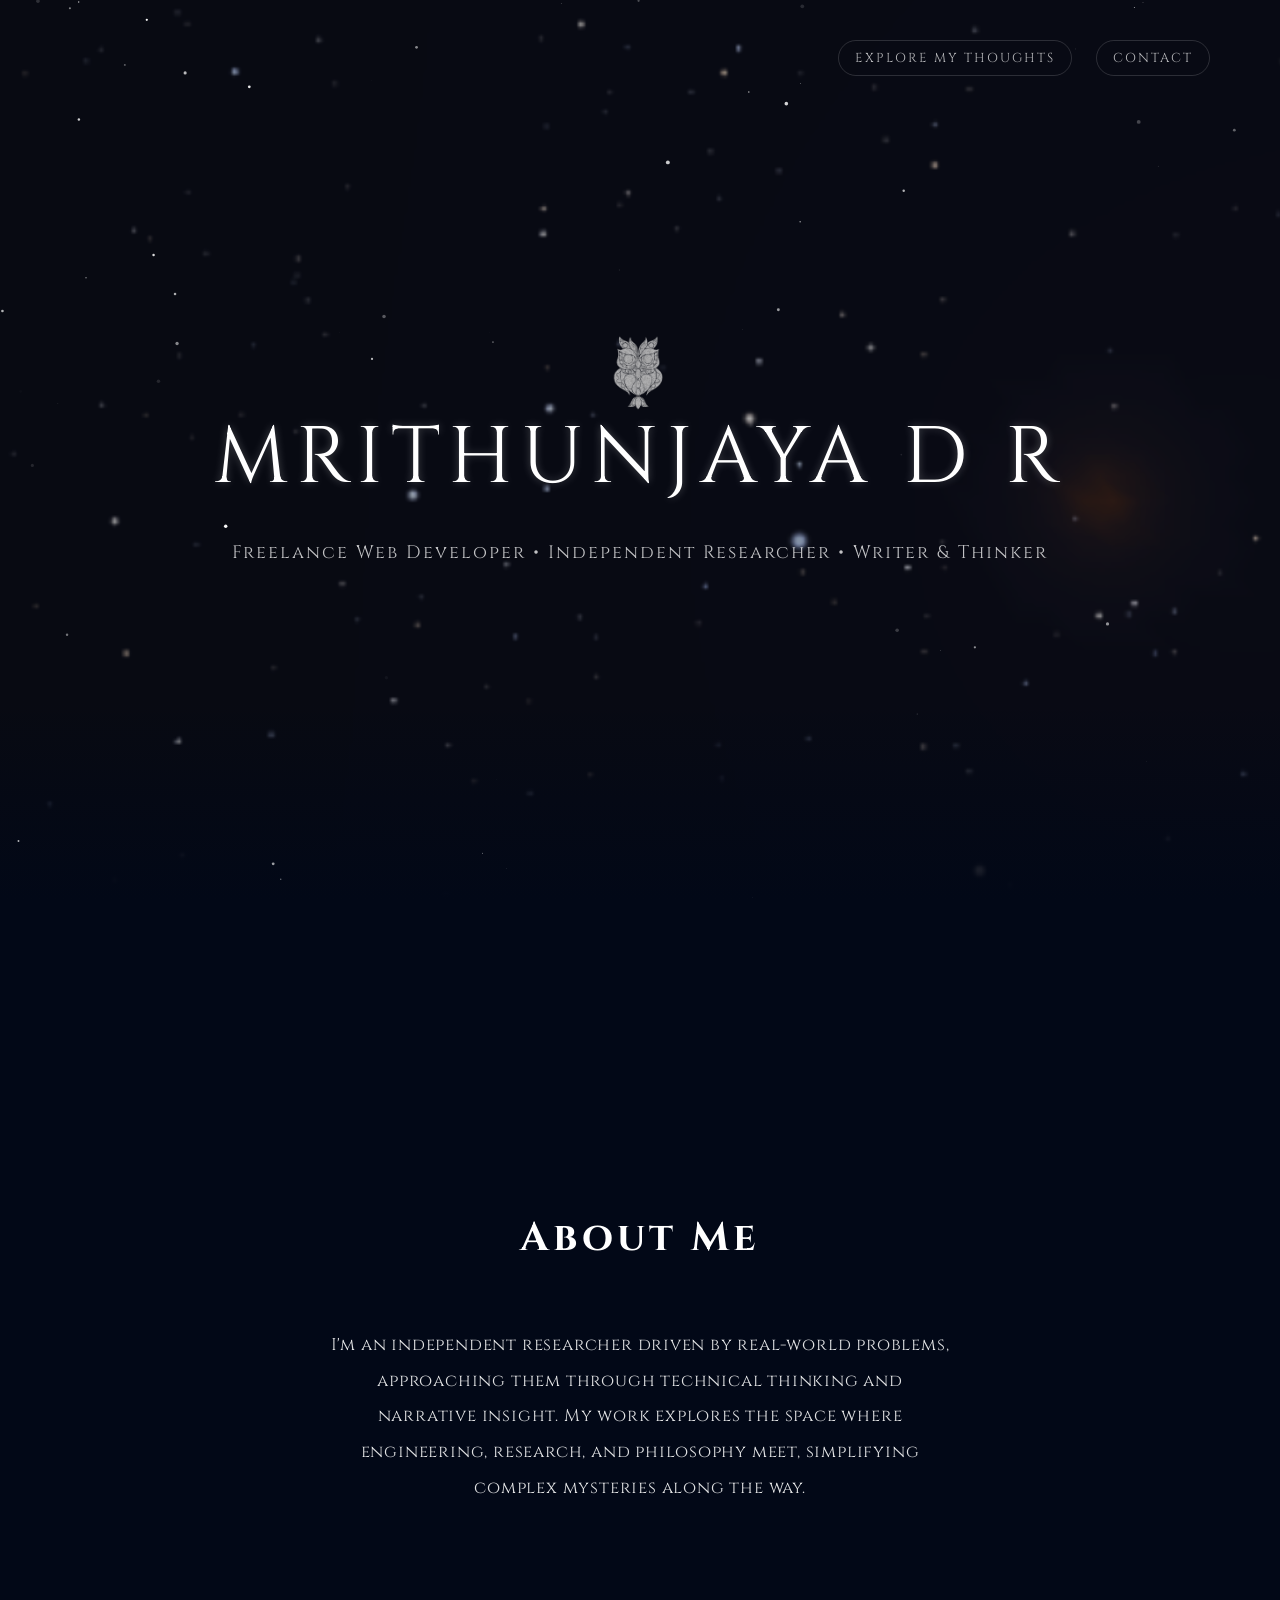
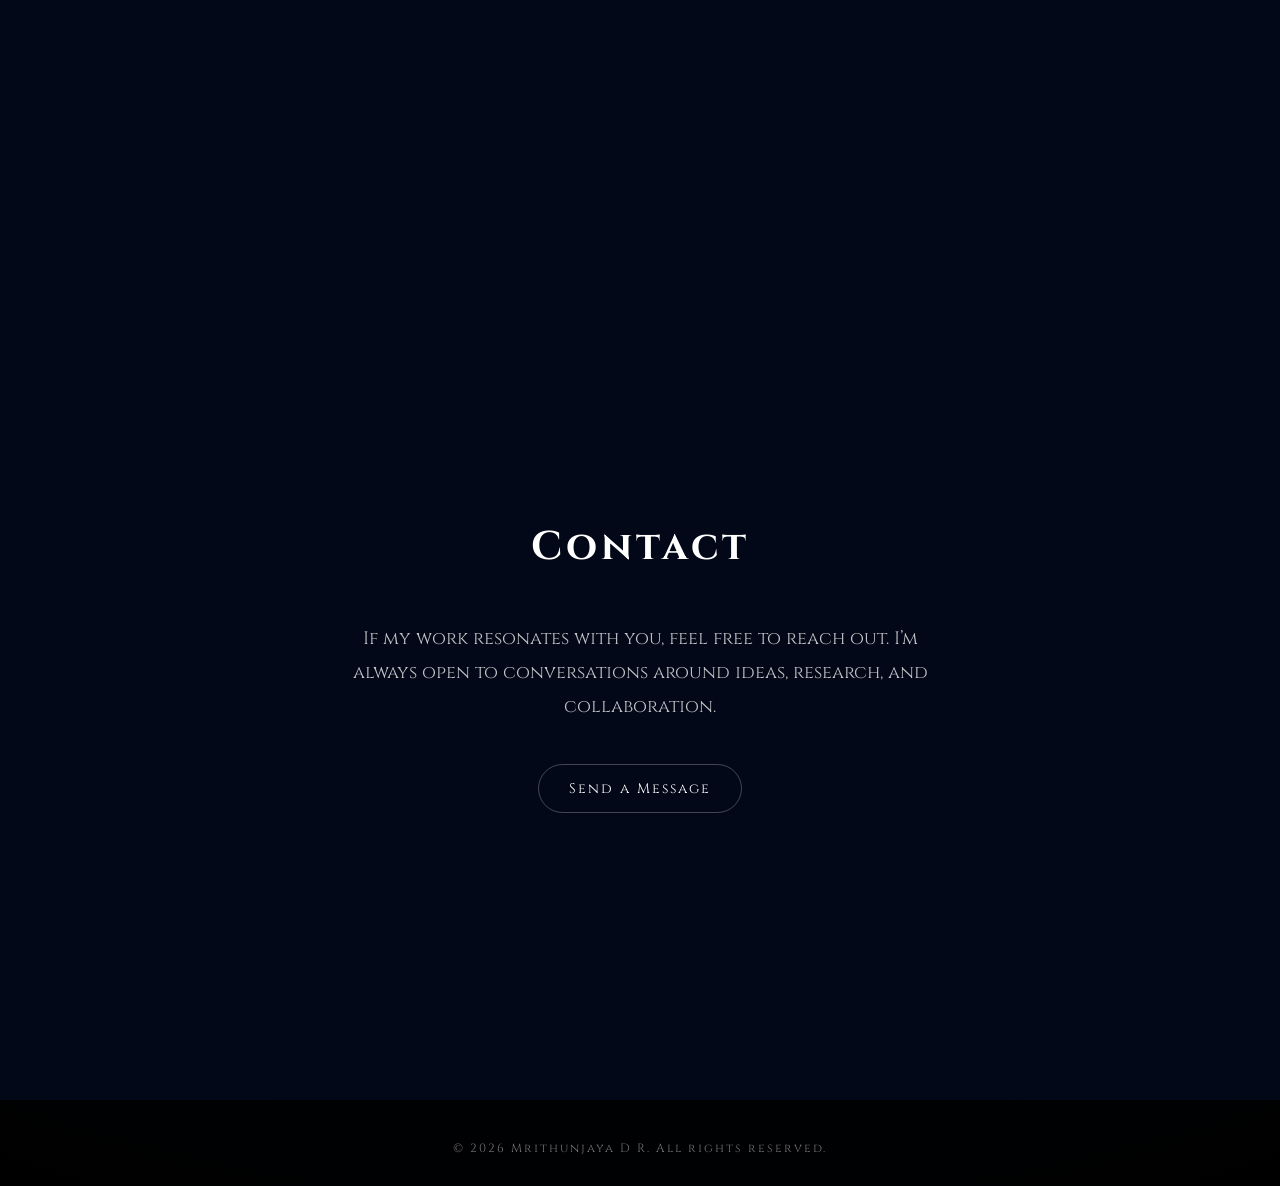
<file: index.html>
<!DOCTYPE html>
<html>
<head>
<title>Mrithunjaya</title>
<meta name="viewport" content="width=device-width, initial-scale=1.0">
<link href="https://fonts.googleapis.com/css2?family=Cinzel:wght@400;600&display=swap" rel="stylesheet">
<link rel="stylesheet" href="style.css">

</head>

<body>

<canvas id="stars"></canvas>

<nav class="top-nav">
<a href="ideas.html" class="nav-btn">EXPLORE MY THOUGHTS</a>
<a href="index.html#contact" class="nav-btn outline">CONTACT</a>
</nav>

<section class="hero">
<img class="owl" src="owl.png">
<div class="name">
MRITHUNJAYA D R
</div>
<div class="subtitle">
Freelance Web Developer • Independent Researcher • Writer & Thinker
</div>
</section>

<section class="about reveal">
<h2>About Me</h2>
<p>
I'm an independent researcher driven by real-world problems,
approaching them through technical thinking and narrative insight.
My work explores the space where engineering, research, and philosophy meet,
simplifying complex mysteries along the way.
</p>
</section>

<section id="contact" class="contact reveal">
<h2>Contact</h2>
<p class="contact-text">
If my work resonates with you, feel free to reach out.
I’m always open to conversations around ideas, research, and collaboration.
</p>
<a href="mailto:d.r.mrithunjaya@gmail.com" class="contact-btn">
Send a Message
</a>
</section>

<footer class="site-footer">
© 2026 Mrithunjaya D R. All rights reserved.
</footer>

<script src="script.js"></script>

</body>
</html>
</file>
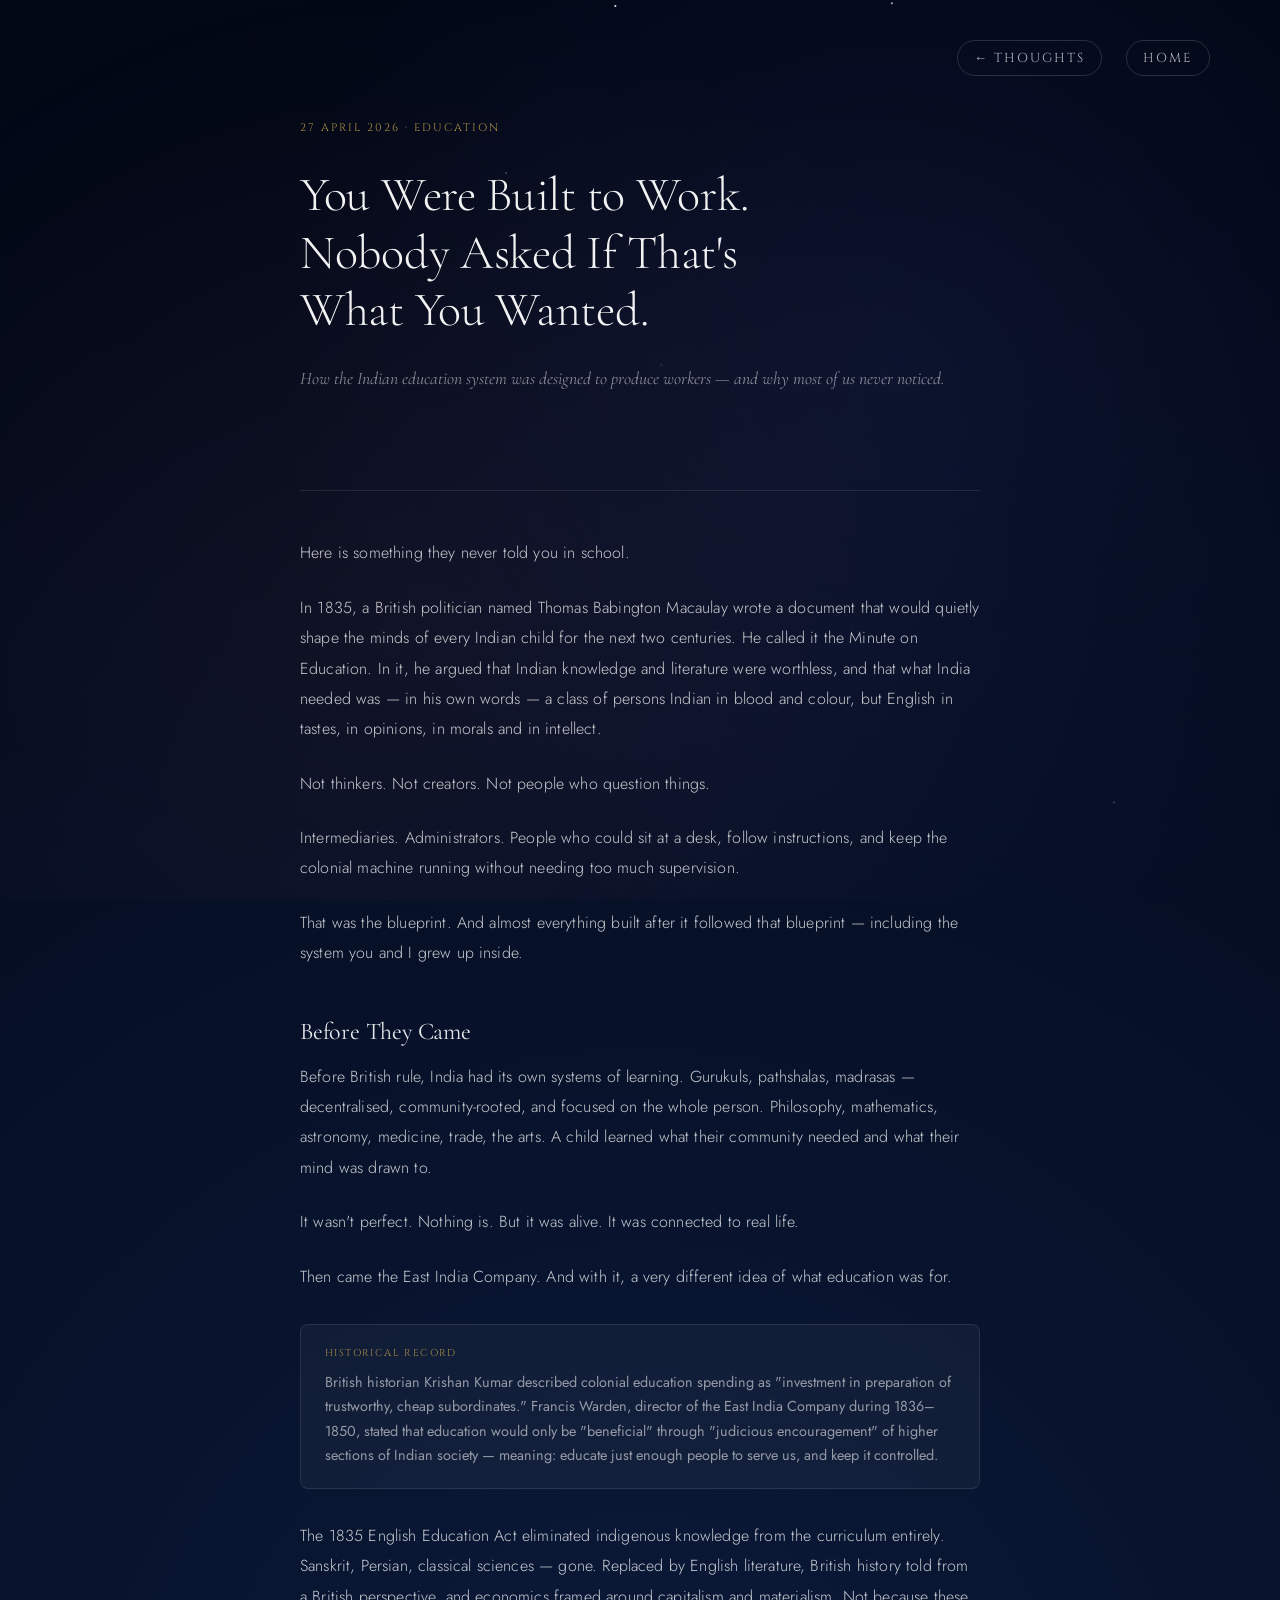
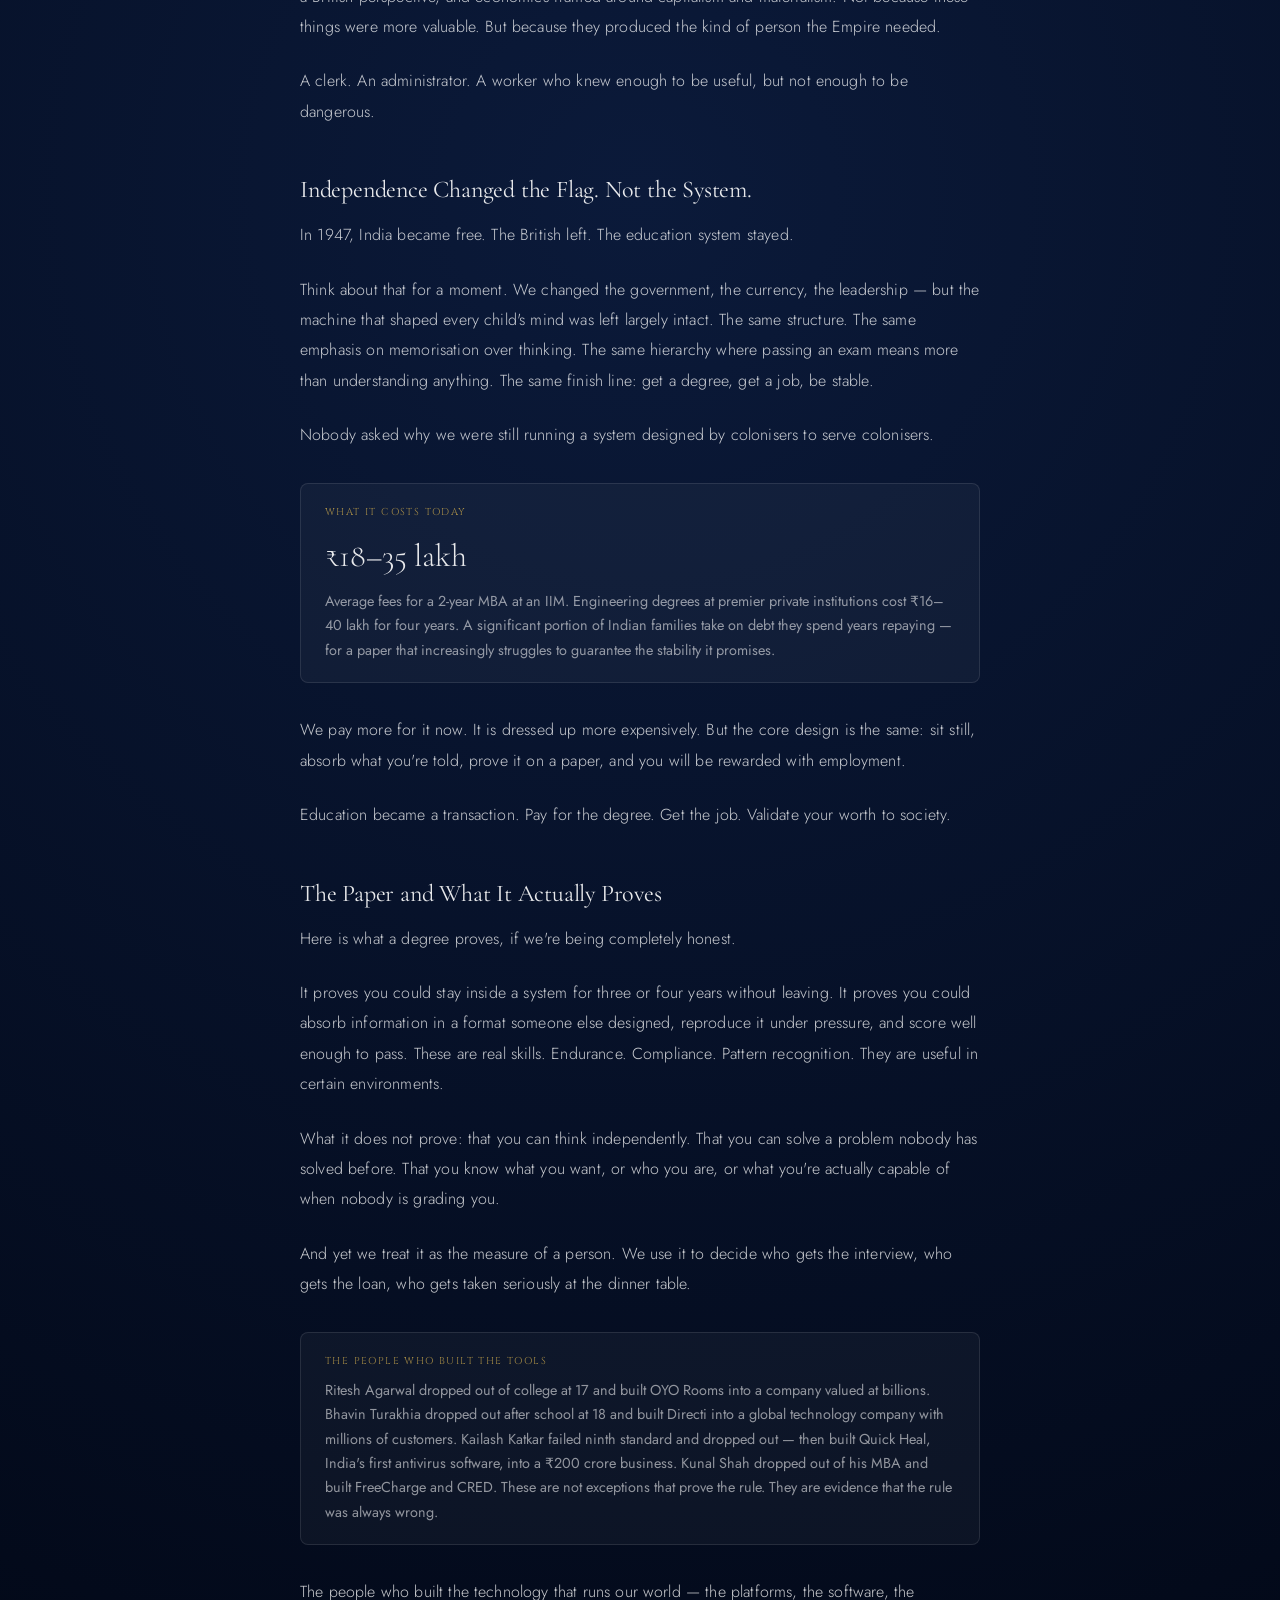
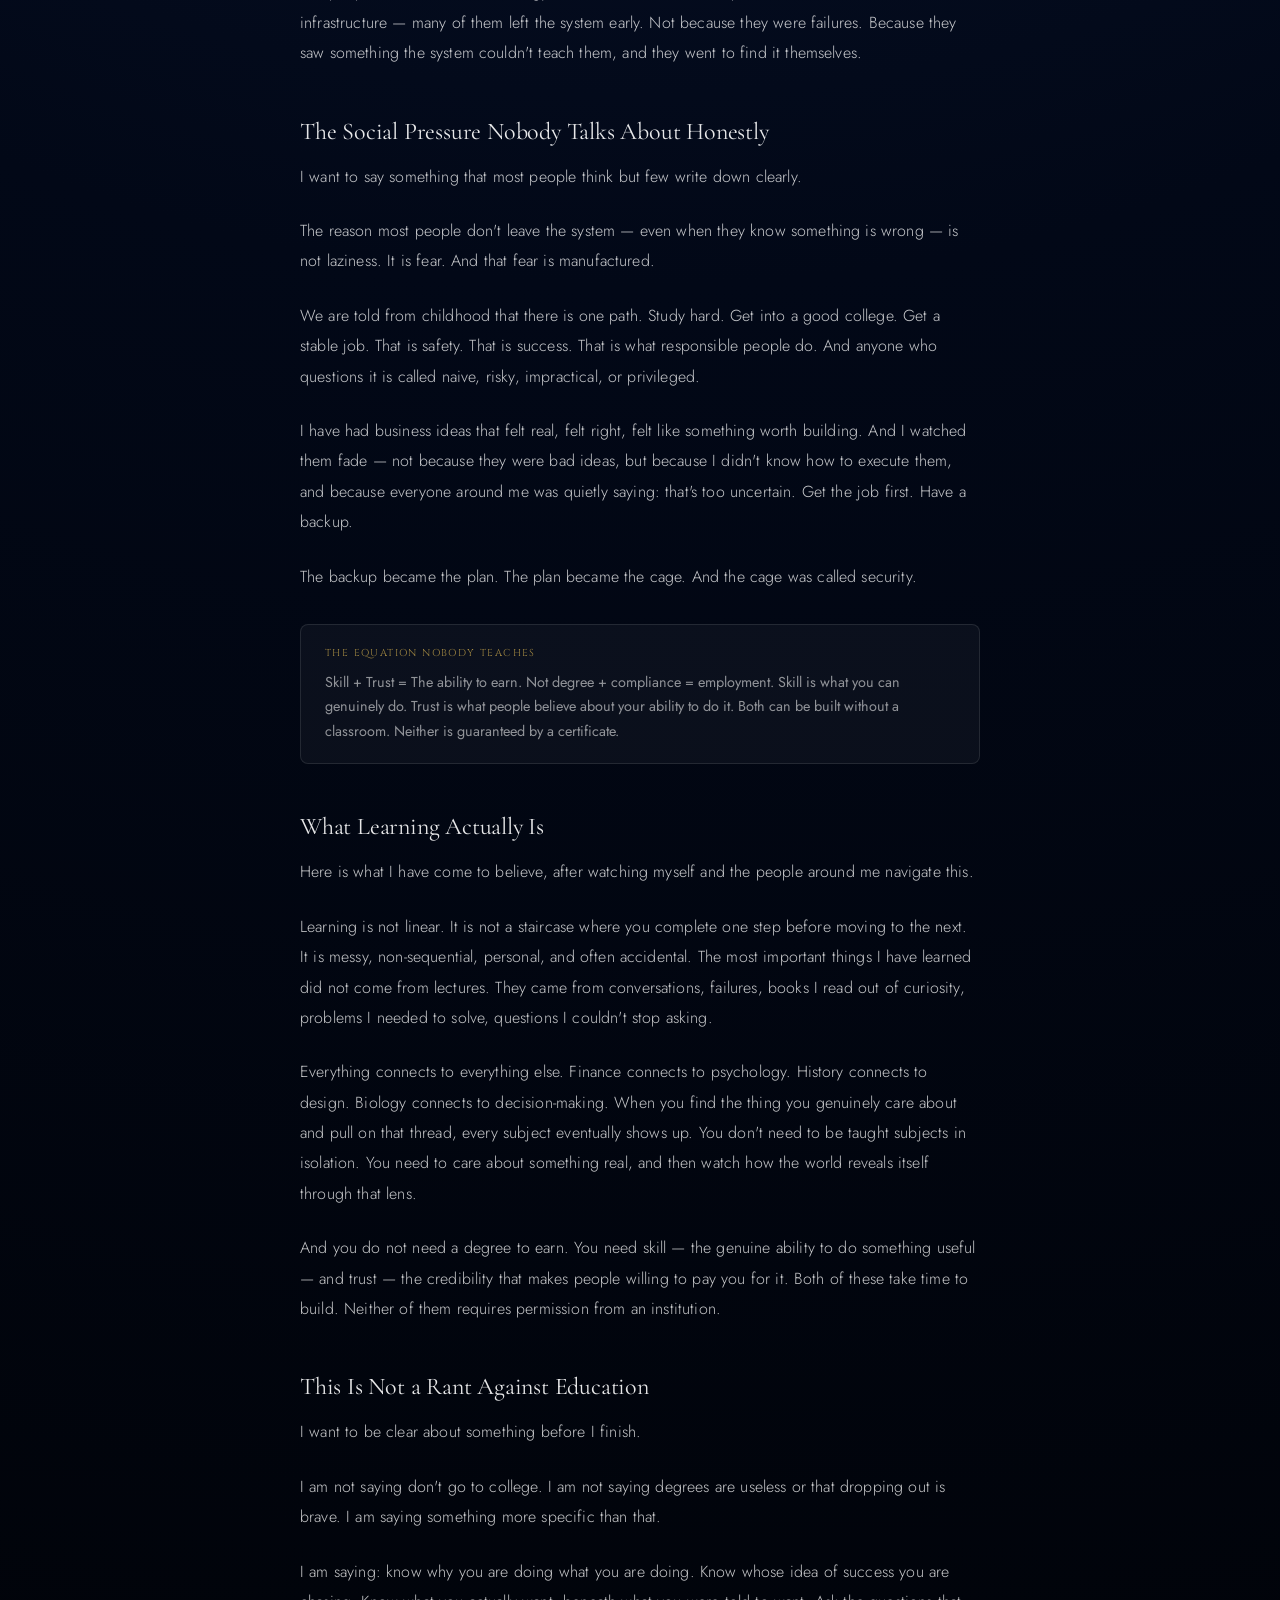
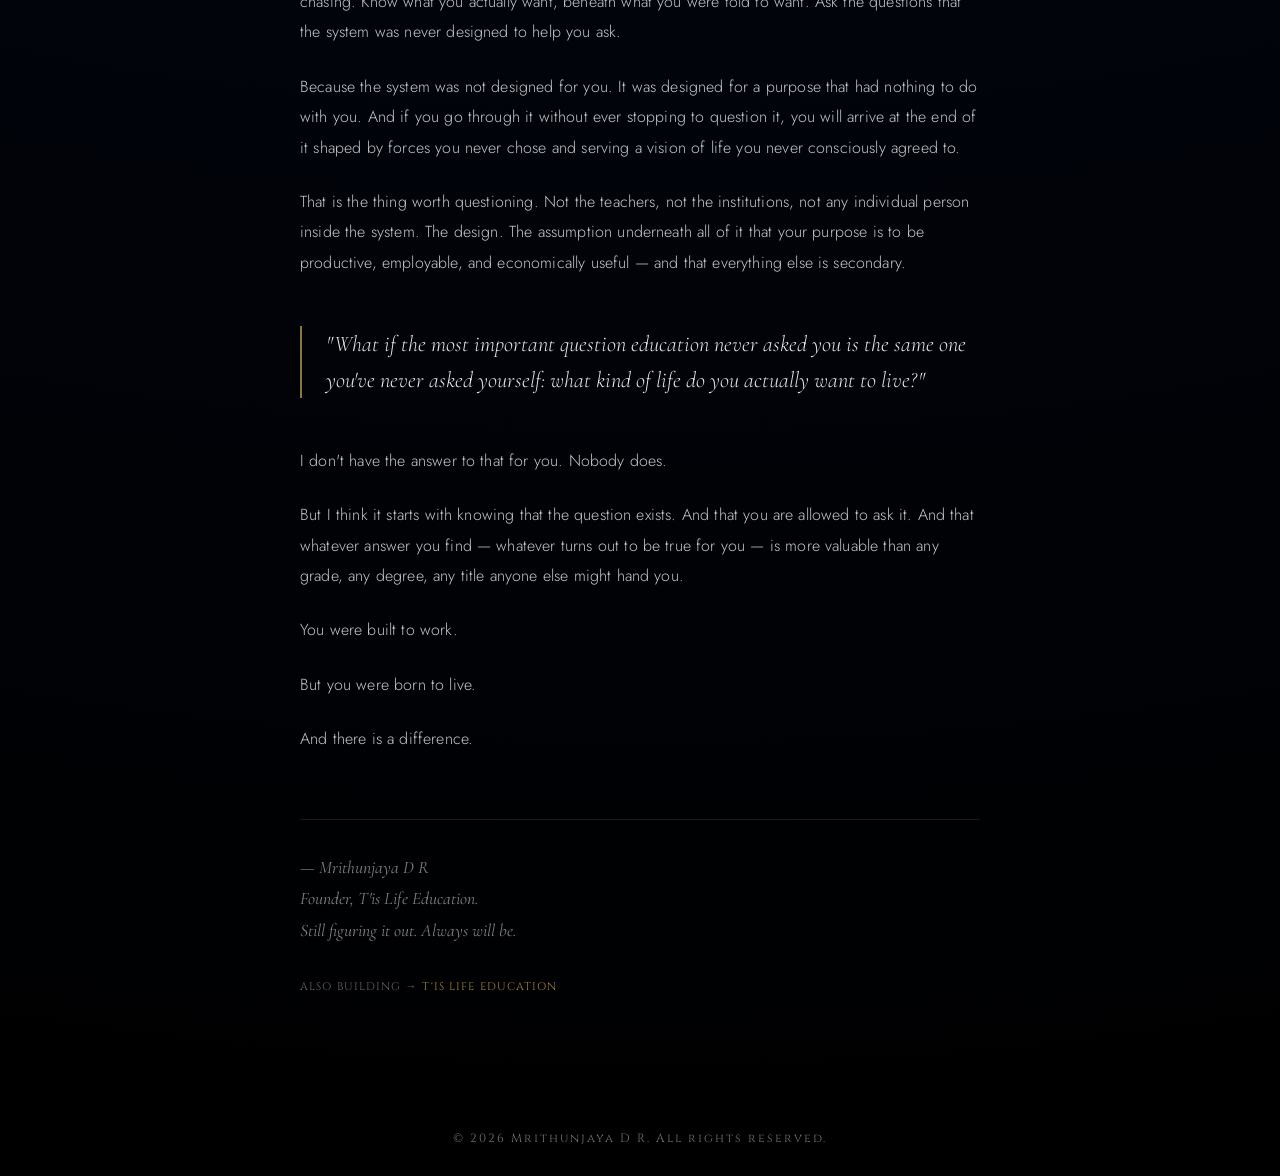
<file: essay.html>
<!DOCTYPE html>
<html lang="en">
<head>
  <meta charset="UTF-8" />
  <meta name="viewport" content="width=device-width, initial-scale=1.0" />
  <title>You Were Built to Work. Nobody Asked If That's What You Wanted. — Mrithunjaya D R</title>
  <meta name="description" content="The Indian education system was designed during colonisation to produce workers. It still does. Here's what that means for you — and what you can do about it." />
  <link href="https://fonts.googleapis.com/css2?family=Cinzel:wght@400;600&family=Cormorant+Garamond:ital,wght@0,300;0,400;1,300;1,400&family=Jost:wght@300;400;500&display=swap" rel="stylesheet" />
  <link rel="stylesheet" href="style.css" />
</head>
<body>

<canvas id="stars1"></canvas>

<nav class="top-nav">
  <a href="ideas.html" class="nav-btn">← THOUGHTS</a>
  <a href="index.html" class="nav-btn">HOME</a>
</nav>

<div class="essay-container">

  <div class="essay-meta-top">27 April 2026 · Education</div>

  <h1 class="essay-headline">
    You Were Built to Work.<br/>
    Nobody Asked If That's<br/>
    What You Wanted.
  </h1>

  <p class="essay-subtitle">
    How the Indian education system was designed to produce workers — and why most of us never noticed.
  </p>

  <div class="essay-divider"></div>

  <div class="essay-body">

    <p>Here is something they never told you in school.</p>

    <p>In 1835, a British politician named Thomas Babington Macaulay wrote a document that would quietly shape the minds of every Indian child for the next two centuries. He called it the Minute on Education. In it, he argued that Indian knowledge and literature were worthless, and that what India needed was — in his own words — a class of persons Indian in blood and colour, but English in tastes, in opinions, in morals and in intellect.</p>

    <p>Not thinkers. Not creators. Not people who question things.</p>

    <p>Intermediaries. Administrators. People who could sit at a desk, follow instructions, and keep the colonial machine running without needing too much supervision.</p>

    <p>That was the blueprint. And almost everything built after it followed that blueprint — including the system you and I grew up inside.</p>

    <h2 class="essay-h2">Before They Came</h2>

    <p>Before British rule, India had its own systems of learning. Gurukuls, pathshalas, madrasas — decentralised, community-rooted, and focused on the whole person. Philosophy, mathematics, astronomy, medicine, trade, the arts. A child learned what their community needed and what their mind was drawn to.</p>

    <p>It wasn't perfect. Nothing is. But it was alive. It was connected to real life.</p>

    <p>Then came the East India Company. And with it, a very different idea of what education was for.</p>

    <div class="essay-databox">
      <span class="essay-databox-label">Historical record</span>
      British historian Krishan Kumar described colonial education spending as "investment in preparation of trustworthy, cheap subordinates." Francis Warden, director of the East India Company during 1836–1850, stated that education would only be "beneficial" through "judicious encouragement" of higher sections of Indian society — meaning: educate just enough people to serve us, and keep it controlled.
    </div>

    <p>The 1835 English Education Act eliminated indigenous knowledge from the curriculum entirely. Sanskrit, Persian, classical sciences — gone. Replaced by English literature, British history told from a British perspective, and economics framed around capitalism and materialism. Not because these things were more valuable. But because they produced the kind of person the Empire needed.</p>

    <p>A clerk. An administrator. A worker who knew enough to be useful, but not enough to be dangerous.</p>

    <h2 class="essay-h2">Independence Changed the Flag. Not the System.</h2>

    <p>In 1947, India became free. The British left. The education system stayed.</p>

    <p>Think about that for a moment. We changed the government, the currency, the leadership — but the machine that shaped every child's mind was left largely intact. The same structure. The same emphasis on memorisation over thinking. The same hierarchy where passing an exam means more than understanding anything. The same finish line: get a degree, get a job, be stable.</p>

    <p>Nobody asked why we were still running a system designed by colonisers to serve colonisers.</p>

    <div class="essay-databox">
      <span class="essay-databox-label">What it costs today</span>
      <span class="essay-datastat">₹18–35 lakh</span>
      Average fees for a 2-year MBA at an IIM. Engineering degrees at premier private institutions cost ₹16–40 lakh for four years. A significant portion of Indian families take on debt they spend years repaying — for a paper that increasingly struggles to guarantee the stability it promises.
    </div>

    <p>We pay more for it now. It is dressed up more expensively. But the core design is the same: sit still, absorb what you're told, prove it on a paper, and you will be rewarded with employment.</p>

    <p>Education became a transaction. Pay for the degree. Get the job. Validate your worth to society.</p>

    <h2 class="essay-h2">The Paper and What It Actually Proves</h2>

    <p>Here is what a degree proves, if we're being completely honest.</p>

    <p>It proves you could stay inside a system for three or four years without leaving. It proves you could absorb information in a format someone else designed, reproduce it under pressure, and score well enough to pass. These are real skills. Endurance. Compliance. Pattern recognition. They are useful in certain environments.</p>

    <p>What it does not prove: that you can think independently. That you can solve a problem nobody has solved before. That you know what you want, or who you are, or what you're actually capable of when nobody is grading you.</p>

    <p>And yet we treat it as the measure of a person. We use it to decide who gets the interview, who gets the loan, who gets taken seriously at the dinner table.</p>

    <div class="essay-databox">
      <span class="essay-databox-label">The people who built the tools</span>
      Ritesh Agarwal dropped out of college at 17 and built OYO Rooms into a company valued at billions. Bhavin Turakhia dropped out after school at 18 and built Directi into a global technology company with millions of customers. Kailash Katkar failed ninth standard and dropped out — then built Quick Heal, India's first antivirus software, into a ₹200 crore business. Kunal Shah dropped out of his MBA and built FreeCharge and CRED. These are not exceptions that prove the rule. They are evidence that the rule was always wrong.
    </div>

    <p>The people who built the technology that runs our world — the platforms, the software, the infrastructure — many of them left the system early. Not because they were failures. Because they saw something the system couldn't teach them, and they went to find it themselves.</p>

    <h2 class="essay-h2">The Social Pressure Nobody Talks About Honestly</h2>

    <p>I want to say something that most people think but few write down clearly.</p>

    <p>The reason most people don't leave the system — even when they know something is wrong — is not laziness. It is fear. And that fear is manufactured.</p>

    <p>We are told from childhood that there is one path. Study hard. Get into a good college. Get a stable job. That is safety. That is success. That is what responsible people do. And anyone who questions it is called naive, risky, impractical, or privileged.</p>

    <p>I have had business ideas that felt real, felt right, felt like something worth building. And I watched them fade — not because they were bad ideas, but because I didn't know how to execute them, and because everyone around me was quietly saying: that's too uncertain. Get the job first. Have a backup.</p>

    <p>The backup became the plan. The plan became the cage. And the cage was called security.</p>

    <div class="essay-databox">
      <span class="essay-databox-label">The equation nobody teaches</span>
      Skill + Trust = The ability to earn. Not degree + compliance = employment. Skill is what you can genuinely do. Trust is what people believe about your ability to do it. Both can be built without a classroom. Neither is guaranteed by a certificate.
    </div>

    <h2 class="essay-h2">What Learning Actually Is</h2>

    <p>Here is what I have come to believe, after watching myself and the people around me navigate this.</p>

    <p>Learning is not linear. It is not a staircase where you complete one step before moving to the next. It is messy, non-sequential, personal, and often accidental. The most important things I have learned did not come from lectures. They came from conversations, failures, books I read out of curiosity, problems I needed to solve, questions I couldn't stop asking.</p>

    <p>Everything connects to everything else. Finance connects to psychology. History connects to design. Biology connects to decision-making. When you find the thing you genuinely care about and pull on that thread, every subject eventually shows up. You don't need to be taught subjects in isolation. You need to care about something real, and then watch how the world reveals itself through that lens.</p>

    <p>And you do not need a degree to earn. You need skill — the genuine ability to do something useful — and trust — the credibility that makes people willing to pay you for it. Both of these take time to build. Neither of them requires permission from an institution.</p>

    <h2 class="essay-h2">This Is Not a Rant Against Education</h2>

    <p>I want to be clear about something before I finish.</p>

    <p>I am not saying don't go to college. I am not saying degrees are useless or that dropping out is brave. I am saying something more specific than that.</p>

    <p>I am saying: know why you are doing what you are doing. Know whose idea of success you are chasing. Know what you actually want, beneath what you were told to want. Ask the questions that the system was never designed to help you ask.</p>

    <p>Because the system was not designed for you. It was designed for a purpose that had nothing to do with you. And if you go through it without ever stopping to question it, you will arrive at the end of it shaped by forces you never chose and serving a vision of life you never consciously agreed to.</p>

    <p>That is the thing worth questioning. Not the teachers, not the institutions, not any individual person inside the system. The design. The assumption underneath all of it that your purpose is to be productive, employable, and economically useful — and that everything else is secondary.</p>

    <blockquote class="essay-pullquote">
      "What if the most important question education never asked you is the same one you've never asked yourself: what kind of life do you actually want to live?"
    </blockquote>

    <p>I don't have the answer to that for you. Nobody does.</p>

    <p>But I think it starts with knowing that the question exists. And that you are allowed to ask it. And that whatever answer you find — whatever turns out to be true for you — is more valuable than any grade, any degree, any title anyone else might hand you.</p>

    <p>You were built to work.</p>
    <p>But you were born to live.</p>
    <p>And there is a difference.</p>

    <div class="essay-ending">
      — Mrithunjaya D R<br/>
      Founder, T'is Life Education.<br/>
      Still figuring it out. Always will be.
    </div>

    <div class="essay-also-building">
      Also building →
      <a href="https://tis-life-education.vercel.app" target="_blank">t'is life education</a>
    </div>

  </div>

</div>

<footer class="site-footer">
  © 2026 Mrithunjaya D R. All rights reserved.
</footer>

<script>
const canvas = document.getElementById("stars1");
const ctx = canvas.getContext("2d");

canvas.width = window.innerWidth;
canvas.height = window.innerHeight;

let stars = [];
const STAR_COUNT = 5;

for(let i=0;i<STAR_COUNT;i++){
  stars.push({
    x: Math.random()*canvas.width,
    y: Math.random()*(canvas.height*1.2),
    size: Math.random()*1.5 + 0.5,
    speed: Math.random()*0.08 + 0.02,
    opacity: Math.random(),
    twinkle: Math.random()*0.01
  });
}

function animateStars(){
  ctx.clearRect(0,0,canvas.width,canvas.height);
  stars.forEach(star=>{
    star.y += star.speed;
    if(star.y > canvas.height){ star.y = 0; star.x = Math.random()*canvas.width; }
    star.opacity += star.twinkle;
    if(star.opacity > 1 || star.opacity < 0.3){ star.twinkle *= -1; }
    ctx.beginPath();
    ctx.arc(star.x,star.y,star.size,0,Math.PI*2);
    ctx.fillStyle = `rgba(255,255,255,${star.opacity})`;
    ctx.fill();
  });
  requestAnimationFrame(animateStars);
}

animateStars();

window.addEventListener("resize", ()=>{
  canvas.width = window.innerWidth;
  canvas.height = window.innerHeight;
});
</script>

</body>
</html>
</file>
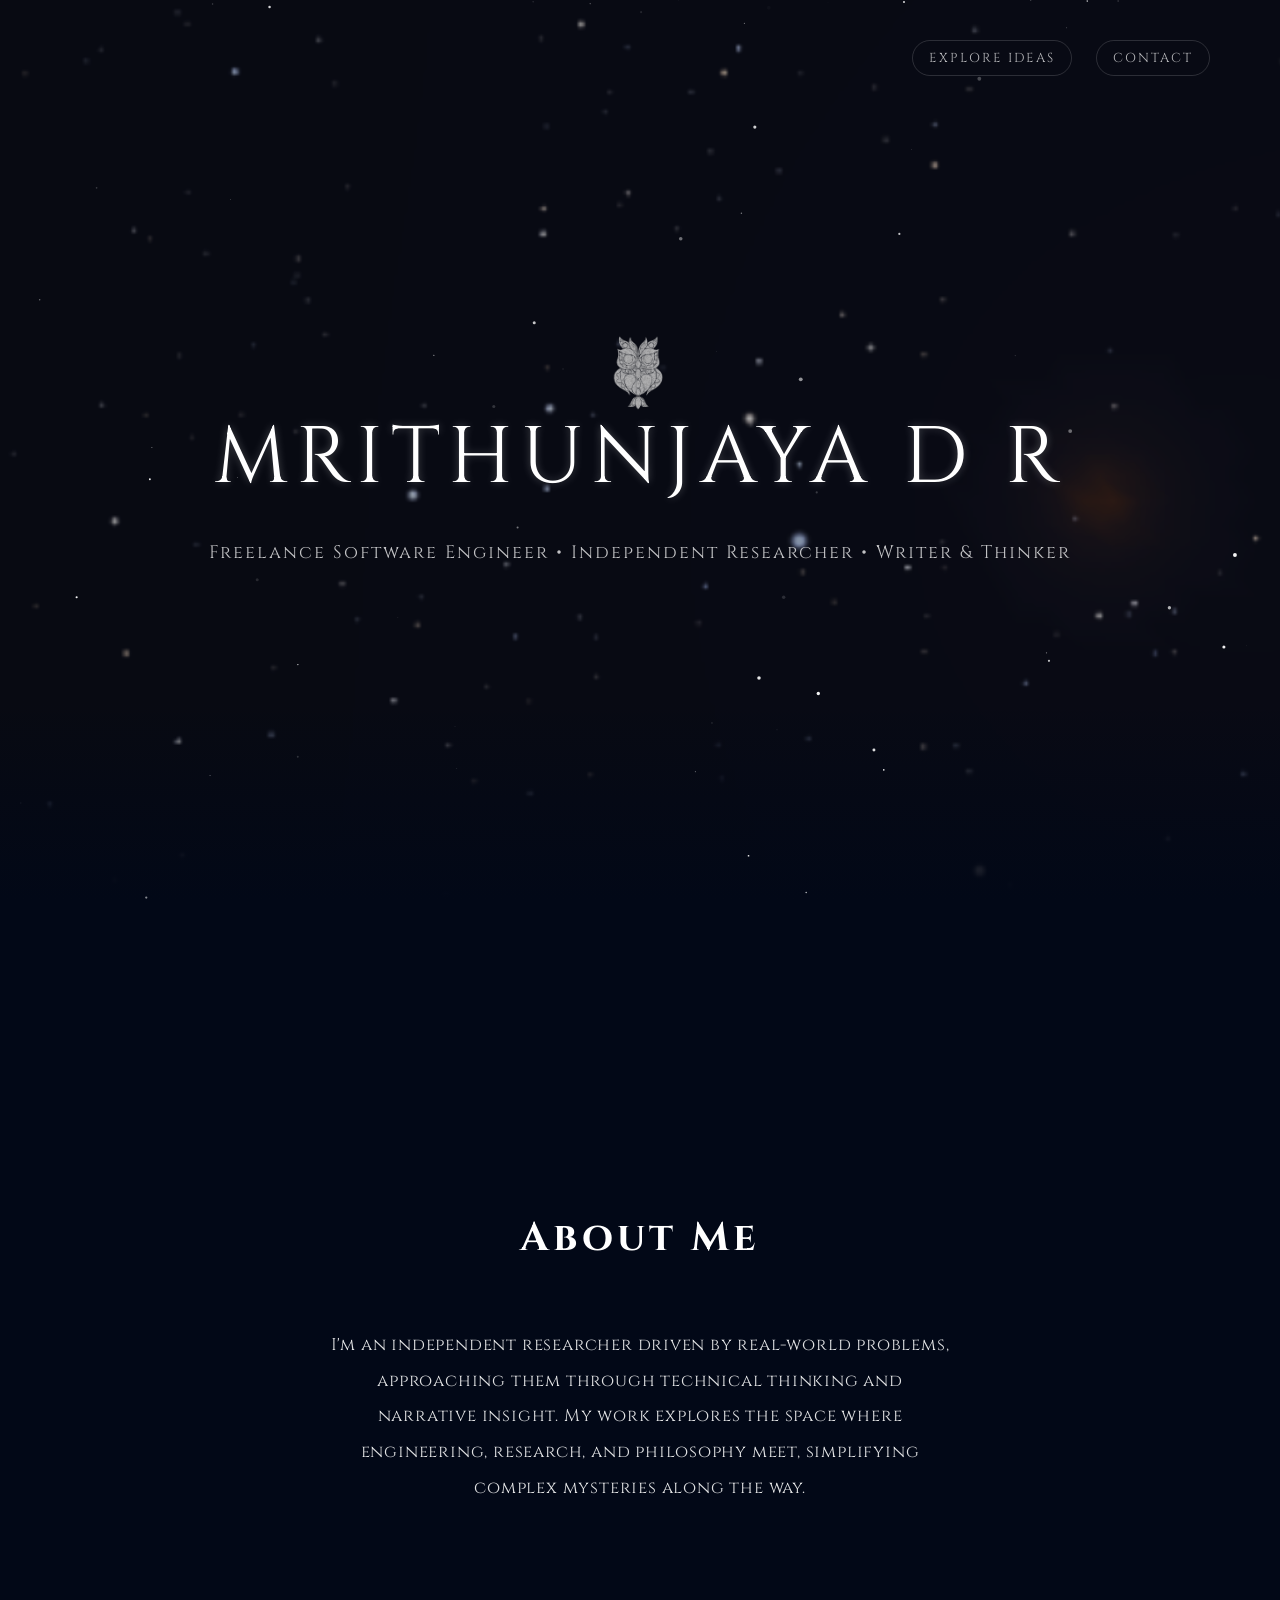
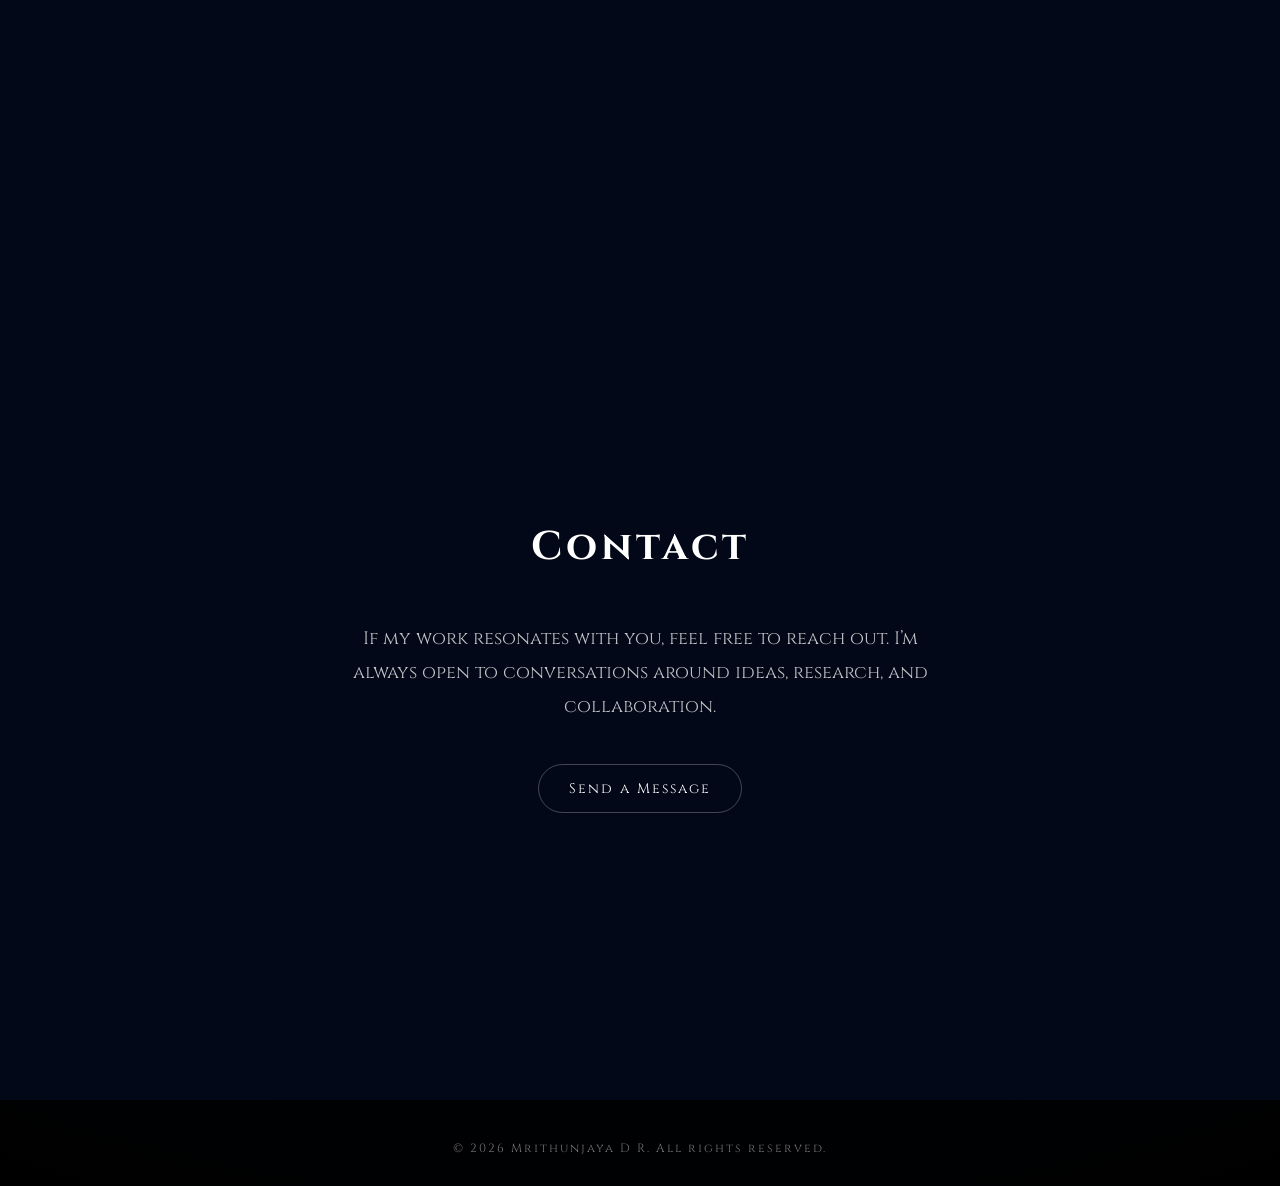
<file: home.html>
<!DOCTYPE html>
<html>
<head>
<title>Mrithunjaya</title>

<link href="https://fonts.googleapis.com/css2?family=Cinzel:wght@400;600&display=swap" rel="stylesheet">
<link rel="stylesheet" href="style.css">

</head>

<body>

<canvas id="stars"></canvas>

<nav class="top-nav">
<a href="ideas.html" class="nav-btn">EXPLORE IDEAS</a>
<a href="home.html#contact" class="nav-btn outline">CONTACT</a>
</nav>

<section class="hero">
<img class="owl" src="owl.png">
<div class="name">
MRITHUNJAYA D R
</div>
<div class="subtitle">
Freelance Software Engineer • Independent Researcher • Writer & Thinker
</div>
</section>

<section class="about reveal">
<h2>About Me</h2>
<p>
I'm an independent researcher driven by real-world problems,
approaching them through technical thinking and narrative insight.
My work explores the space where engineering, research, and philosophy meet,
simplifying complex mysteries along the way.
</p>
</section>

<section id="contact" class="contact reveal">
<h2>Contact</h2>
<p class="contact-text">
If my work resonates with you, feel free to reach out.
I’m always open to conversations around ideas, research, and collaboration.
</p>
<a href="mailto:d.r.mrithunjaya@gmail.com" class="contact-btn">
Send a Message
</a>
</section>

<footer class="site-footer">
© 2026 Mrithunjaya D R. All rights reserved.
</footer>

<script src="script.js"></script>

</body>
</html>
</file>
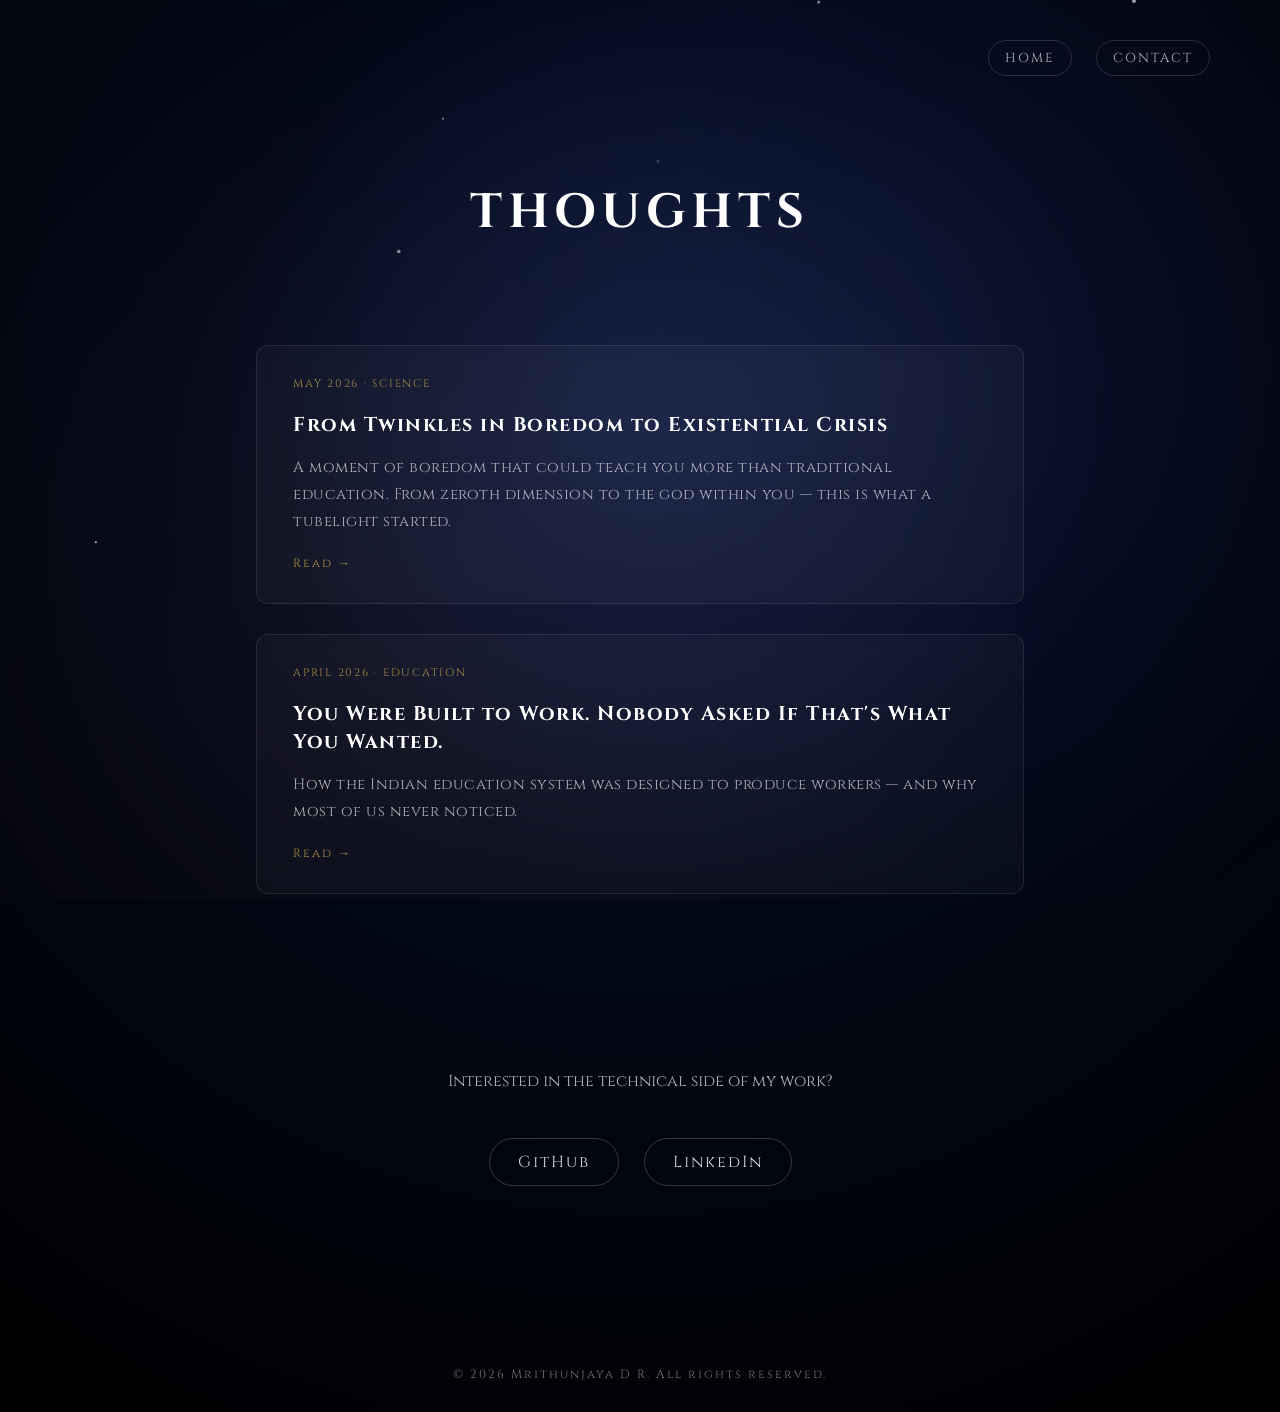
<file: ideas.html>
<!DOCTYPE html>
<html>
<head>
<title>Ideas -- Mrithunjaya</title>
<meta name="viewport" content="width=device-width, initial-scale=1.0">
<link href="https://fonts.googleapis.com/css2?family=Cinzel:wght@400;600&display=swap" rel="stylesheet">
<link rel="stylesheet" href="style.css">
</head>

<body>

<canvas id="stars1"></canvas>

<nav class="top-nav">
<a href="index.html" class="nav-btn">HOME</a>
<a href="index.html#contact" class="nav-btn">CONTACT</a>
</nav>

<section class="ideas">

<h1 class="ideas-title">THOUGHTS</h1>

<div class="essay-list">

<a href="thought2.html" class="essay-card">
<div class="essay-meta">May 2026 · Science</div>
<h3 class="essay-card-title">From Twinkles in Boredom to Existential Crisis</h3>
<p class="essay-card-desc">A moment of boredom that could teach you more than traditional education. From zeroth dimension to the god within you — this is what a tubelight started.</p>
<span class="essay-read">Read →</span>
</a>

<a href="thought1.html" class="essay-card">
<div class="essay-meta">April 2026 · Education</div>
<h3 class="essay-card-title">You Were Built to Work. Nobody Asked If That's What You Wanted.</h3>
<p class="essay-card-desc">How the Indian education system was designed to produce workers — and why most of us never noticed.</p>
<span class="essay-read">Read →</span>
</a>

</div>

<div class="external-links">
<p class="links-text">Interested in the technical side of my work?</p>
<div class="link-buttons">
<a href="https://github.com/IMMORTAL27105" target="_blank">GitHub</a>
<a href="https://www.linkedin.com/in/d-r-mrithunjaya" target="_blank">LinkedIn</a>
</div>
</div>

</section>

<footer class="site-footer">
© 2026 Mrithunjaya D R. All rights reserved.
</footer>

<script>
const canvas = document.getElementById("stars1");
const ctx = canvas.getContext("2d");

canvas.width = window.innerWidth;
canvas.height = window.innerHeight;

let stars = [];
const STAR_COUNT = 10;

for(let i=0;i<STAR_COUNT;i++){
  stars.push({
    x: Math.random()*canvas.width,
    y: Math.random()*(canvas.height*1.2),
    size: Math.random()*1.5 + 0.5,
    speed: Math.random()*0.08 + 0.02,
    opacity: Math.random(),
    twinkle: Math.random()*0.01
  });
}

function animateStars(){
  ctx.clearRect(0,0,canvas.width,canvas.height);
  stars.forEach(star=>{
    star.y += star.speed;
    if(star.y > canvas.height){ star.y = 0; star.x = Math.random()*canvas.width; }
    star.opacity += star.twinkle;
    if(star.opacity > 1 || star.opacity < 0.3){ star.twinkle *= -1; }
    ctx.beginPath();
    ctx.arc(star.x,star.y,star.size,0,Math.PI*2);
    ctx.fillStyle = `rgba(255,255,255,${star.opacity})`;
    ctx.fill();
  });
  requestAnimationFrame(animateStars);
}

animateStars();

window.addEventListener("resize", ()=>{
  canvas.width = window.innerWidth;
  canvas.height = window.innerHeight;
});
</script>
</body>
</html>
</file>
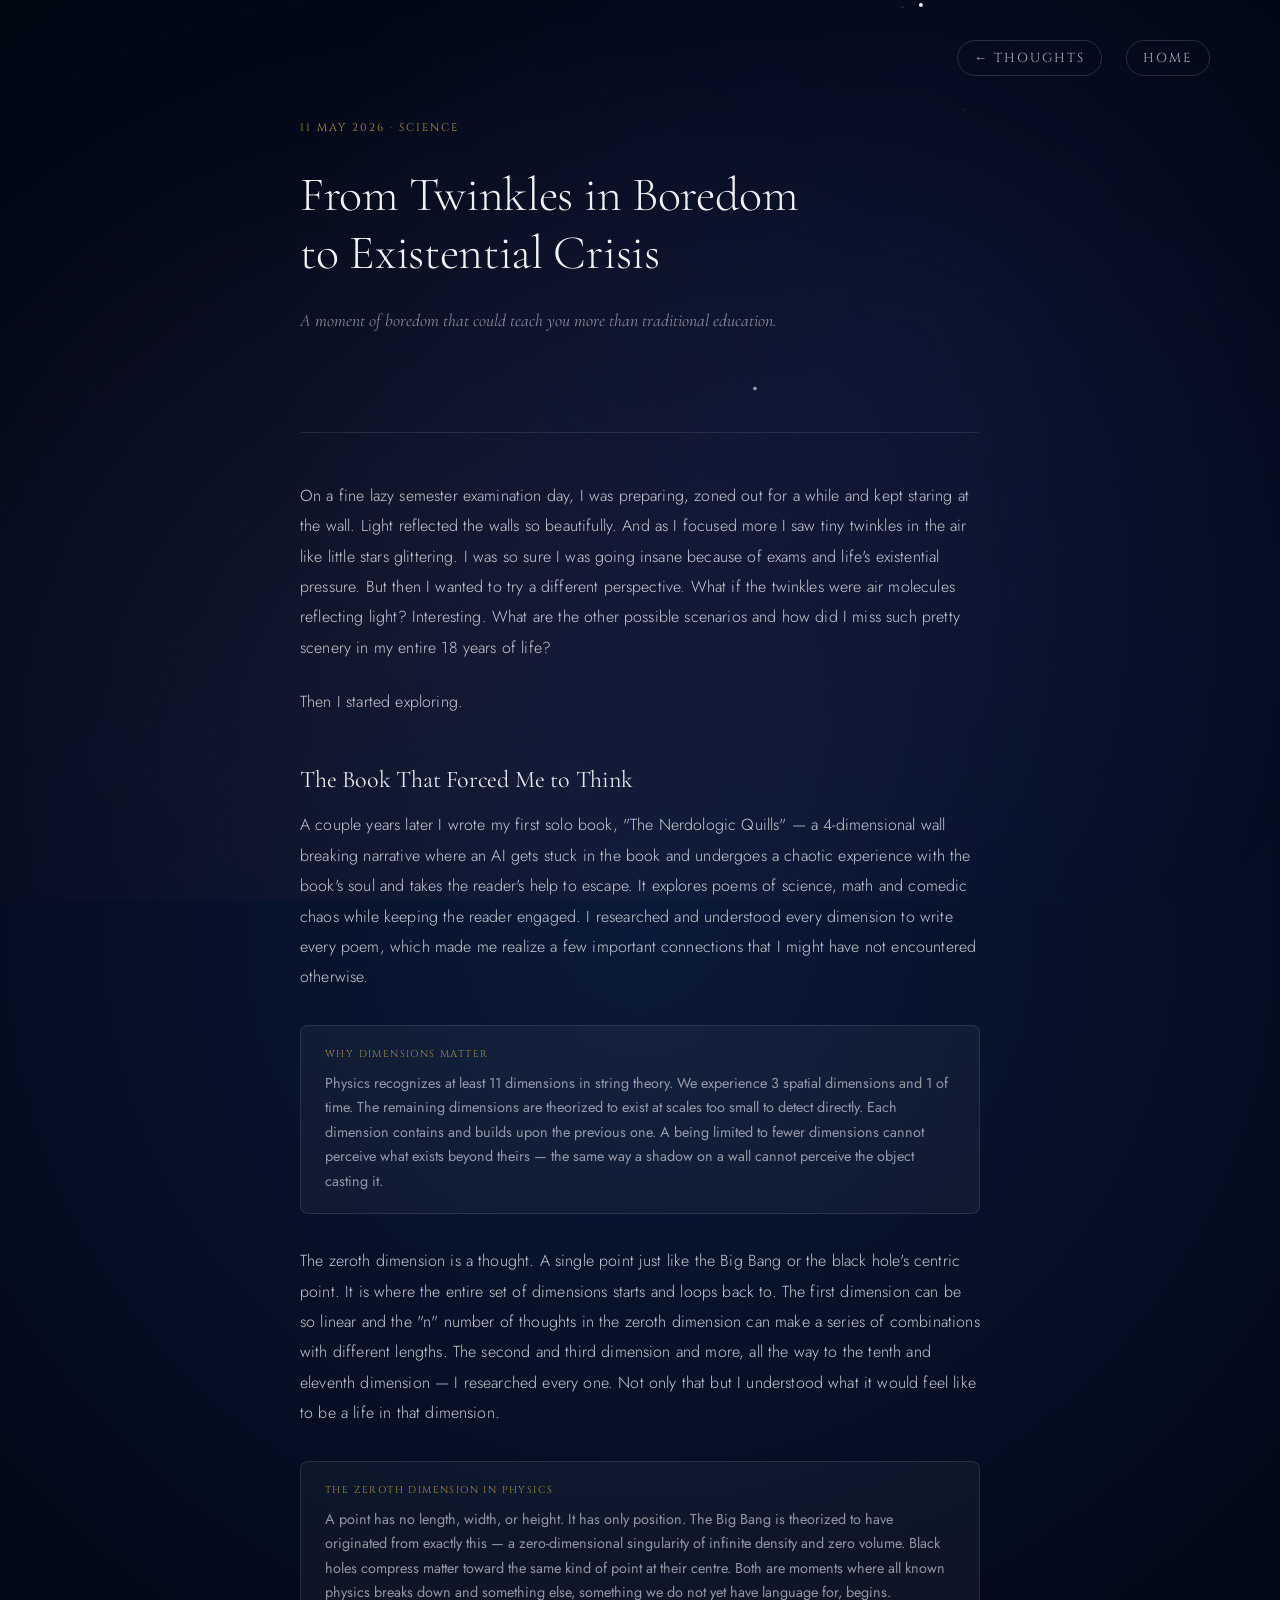
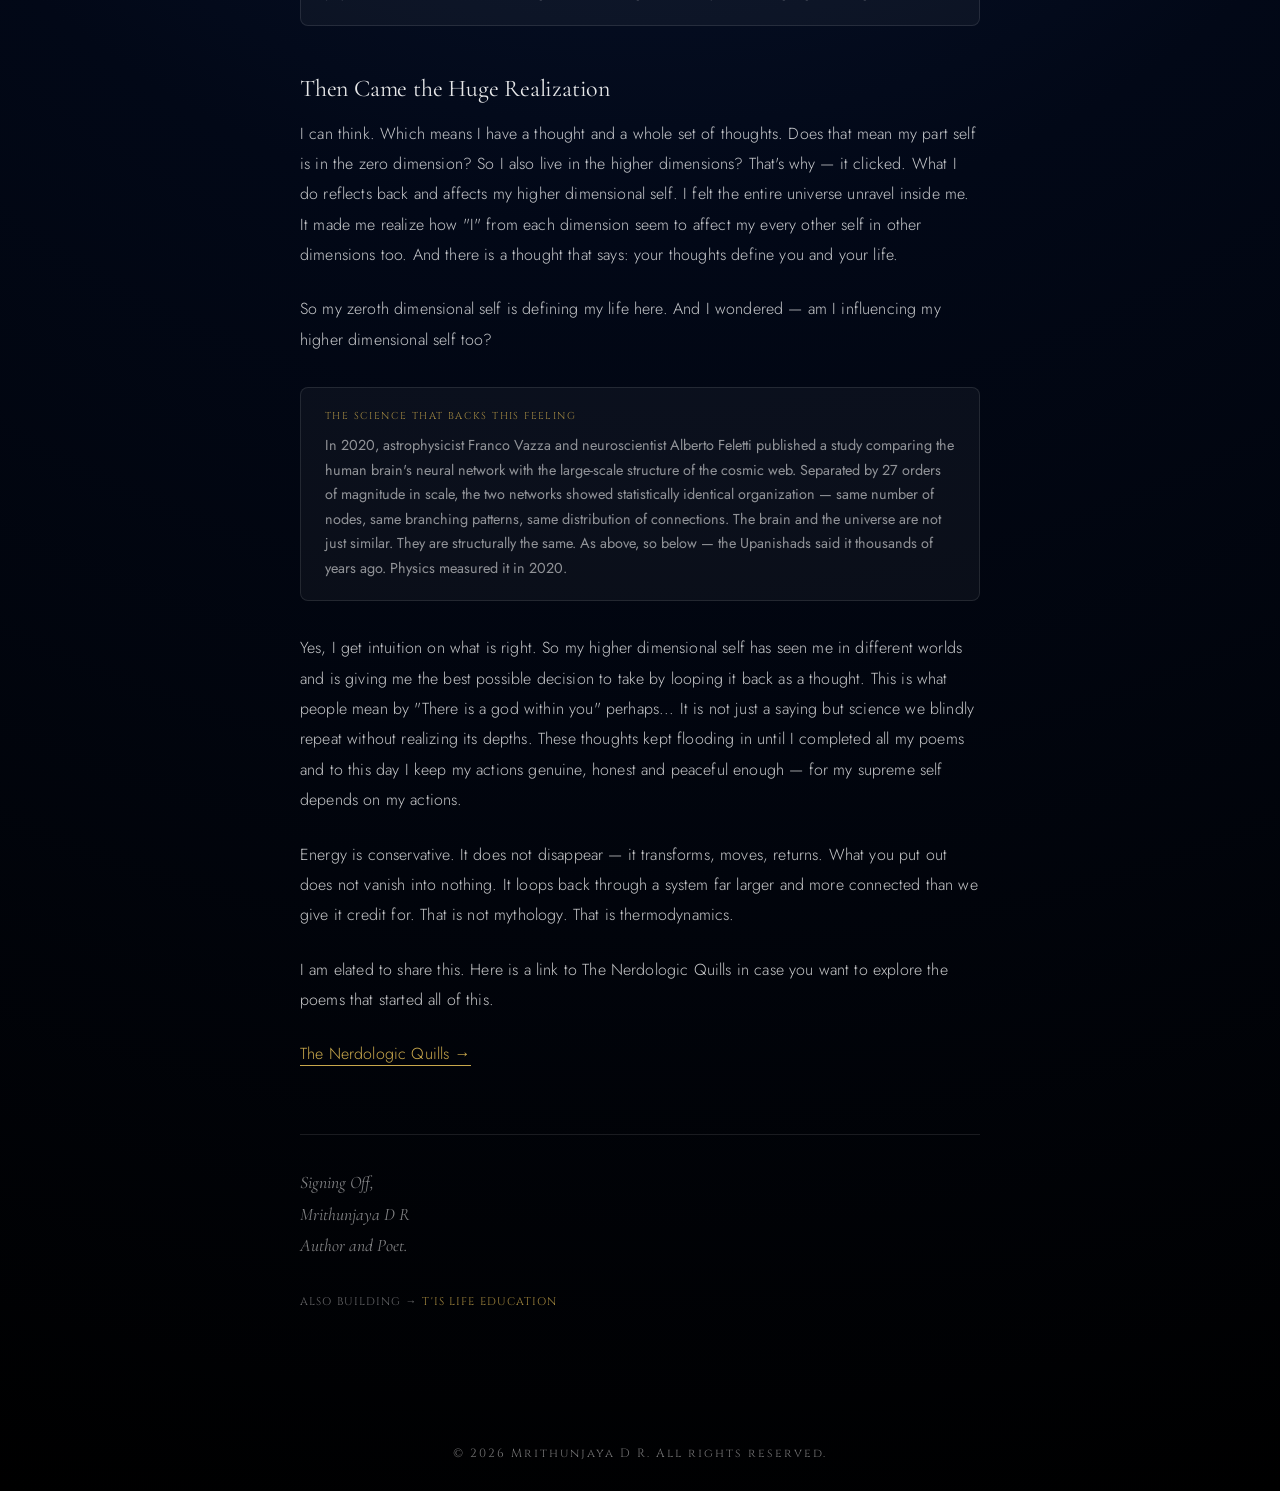
<file: thought2.html>
<!DOCTYPE html>
<html lang="en">
<head>
  <meta charset="UTF-8" />
  <meta name="viewport" content="width=device-width, initial-scale=1.0" />
  <title>From Twinkles in Boredom to Existential Crisis — Mrithunjaya D R</title>
  <meta name="description" content="A moment of boredom that could teach you more than traditional education. From zeroth dimension to the god within you — this is what a tubelight started." />
  <link href="https://fonts.googleapis.com/css2?family=Cinzel:wght@400;600&family=Cormorant+Garamond:ital,wght@0,300;0,400;1,300;1,400&family=Jost:wght@300;400;500&display=swap" rel="stylesheet" />
  <link rel="stylesheet" href="style.css" />
</head>
<body>

<canvas id="stars1"></canvas>

<nav class="top-nav">
  <a href="ideas.html" class="nav-btn">← THOUGHTS</a>
  <a href="index.html" class="nav-btn">HOME</a>
</nav>

<div class="essay-container">

  <div class="essay-meta-top">11 May 2026 · Science</div>

  <h1 class="essay-headline">
    From Twinkles in Boredom<br/>
    to Existential Crisis
  </h1>

  <p class="essay-subtitle">
    A moment of boredom that could teach you more than traditional education.
  </p>

  <div class="essay-divider"></div>

  <div class="essay-body">

    <p>On a fine lazy semester examination day, I was preparing, zoned out for a while and kept staring at the wall. Light reflected the walls so beautifully. And as I focused more I saw tiny twinkles in the air like little stars glittering. I was so sure I was going insane because of exams and life's existential pressure. But then I wanted to try a different perspective. What if the twinkles were air molecules reflecting light? Interesting. What are the other possible scenarios and how did I miss such pretty scenery in my entire 18 years of life?</p>

    <p>Then I started exploring.</p>

    <h2 class="essay-h2">The Book That Forced Me to Think</h2>

    <p>A couple years later I wrote my first solo book, "The Nerdologic Quills" — a 4-dimensional wall breaking narrative where an AI gets stuck in the book and undergoes a chaotic experience with the book's soul and takes the reader's help to escape. It explores poems of science, math and comedic chaos while keeping the reader engaged. I researched and understood every dimension to write every poem, which made me realize a few important connections that I might have not encountered otherwise.</p>

    <div class="essay-databox">
      <span class="essay-databox-label">Why dimensions matter</span>
      Physics recognizes at least 11 dimensions in string theory. We experience 3 spatial dimensions and 1 of time. The remaining dimensions are theorized to exist at scales too small to detect directly. Each dimension contains and builds upon the previous one. A being limited to fewer dimensions cannot perceive what exists beyond theirs — the same way a shadow on a wall cannot perceive the object casting it.
    </div>

    <p>The zeroth dimension is a thought. A single point just like the Big Bang or the black hole's centric point. It is where the entire set of dimensions starts and loops back to. The first dimension can be so linear and the "n" number of thoughts in the zeroth dimension can make a series of combinations with different lengths. The second and third dimension and more, all the way to the tenth and eleventh dimension — I researched every one. Not only that but I understood what it would feel like to be a life in that dimension.</p>

    <div class="essay-databox">
      <span class="essay-databox-label">The zeroth dimension in physics</span>
      A point has no length, width, or height. It has only position. The Big Bang is theorized to have originated from exactly this — a zero-dimensional singularity of infinite density and zero volume. Black holes compress matter toward the same kind of point at their centre. Both are moments where all known physics breaks down and something else, something we do not yet have language for, begins.
    </div>

    <h2 class="essay-h2">Then Came the Huge Realization</h2>

    <p>I can think. Which means I have a thought and a whole set of thoughts. Does that mean my part self is in the zero dimension? So I also live in the higher dimensions? That's why — it clicked. What I do reflects back and affects my higher dimensional self. I felt the entire universe unravel inside me. It made me realize how "I" from each dimension seem to affect my every other self in other dimensions too. And there is a thought that says: your thoughts define you and your life.</p>

    <p>So my zeroth dimensional self is defining my life here. And I wondered — am I influencing my higher dimensional self too?</p>

    <div class="essay-databox">
      <span class="essay-databox-label">The science that backs this feeling</span>
      In 2020, astrophysicist Franco Vazza and neuroscientist Alberto Feletti published a study comparing the human brain's neural network with the large-scale structure of the cosmic web. Separated by 27 orders of magnitude in scale, the two networks showed statistically identical organization — same number of nodes, same branching patterns, same distribution of connections. The brain and the universe are not just similar. They are structurally the same. As above, so below — the Upanishads said it thousands of years ago. Physics measured it in 2020.
    </div>

    <p>Yes, I get intuition on what is right. So my higher dimensional self has seen me in different worlds and is giving me the best possible decision to take by looping it back as a thought. This is what people mean by "There is a god within you" perhaps... It is not just a saying but science we blindly repeat without realizing its depths. These thoughts kept flooding in until I completed all my poems and to this day I keep my actions genuine, honest and peaceful enough — for my supreme self depends on my actions.</p>

    <p>Energy is conservative. It does not disappear — it transforms, moves, returns. What you put out does not vanish into nothing. It loops back through a system far larger and more connected than we give it credit for. That is not mythology. That is thermodynamics.</p>

    <p>I am elated to share this. Here is a link to The Nerdologic Quills in case you want to explore the poems that started all of this.</p>

    <p><a href="https://www.dnap.in/book/ijWTqVfvnDtkdF3Pc4A4" target="_blank" style="color: #C9A84C; text-decoration: none; border-bottom: 1px solid #C9A84C;">The Nerdologic Quills →</a></p>

    <div class="essay-ending">
      Signing Off,<br/>
      Mrithunjaya D R<br/>
      Author and Poet.
    </div>

    <div class="essay-also-building">
      Also building →
      <a href="https://tis-life-education.vercel.app" target="_blank">t'is life education</a>
    </div>

  </div>

</div>

<footer class="site-footer">
  © 2026 Mrithunjaya D R. All rights reserved.
</footer>

<script>
const canvas = document.getElementById("stars1");
const ctx = canvas.getContext("2d");

canvas.width = window.innerWidth;
canvas.height = window.innerHeight;

let stars = [];
const STAR_COUNT = 5;

for(let i=0;i<STAR_COUNT;i++){
  stars.push({
    x: Math.random()*canvas.width,
    y: Math.random()*(canvas.height*1.2),
    size: Math.random()*1.5 + 0.5,
    speed: Math.random()*0.08 + 0.02,
    opacity: Math.random(),
    twinkle: Math.random()*0.01
  });
}

function animateStars(){
  ctx.clearRect(0,0,canvas.width,canvas.height);
  stars.forEach(star=>{
    star.y += star.speed;
    if(star.y > canvas.height){ star.y = 0; star.x = Math.random()*canvas.width; }
    star.opacity += star.twinkle;
    if(star.opacity > 1 || star.opacity < 0.3){ star.twinkle *= -1; }
    ctx.beginPath();
    ctx.arc(star.x,star.y,star.size,0,Math.PI*2);
    ctx.fillStyle = `rgba(255,255,255,${star.opacity})`;
    ctx.fill();
  });
  requestAnimationFrame(animateStars);
}

animateStars();

window.addEventListener("resize", ()=>{
  canvas.width = window.innerWidth;
  canvas.height = window.innerHeight;
});
</script>

</body>
</html>
</file>
<file: style.css>
html, body{
max-width:100%;
overflow-x:hidden;
}

html{
scroll-behavior:smooth;
}

body{
margin:0;
font-family:'Cinzel',serif;
color:white;
background:
radial-gradient(circle at 50% 30%, #0b1a3a 0%, #020817 40%, #000000 100%);
}

body::after{
content:"";
position:fixed;
top:0;
left:0;
width:100%;
height:100%;
background:
radial-gradient(circle at 70% 40%, rgba(120,120,255,0.08), transparent 60%),
radial-gradient(circle at 30% 70%, rgba(255,120,120,0.05), transparent 60%);
pointer-events:none;
z-index:0;
}

.hero{
height:100vh;
display:flex;
flex-direction:column;
justify-content:center;
align-items:center;
background:url("space.png") center center/cover no-repeat;
position:relative;
}

.hero *{
position:relative;
z-index:1;
}

.hero::before{
content:"";
position:absolute;
top:0;
left:0;
width:100%;
height:100%;
background:rgba(0,0,0,0.35);
z-index:0;
}

.hero::after{
content:"";
position:absolute;
bottom:0;
left:0;
width:100%;
height:200px;
background:linear-gradient(to bottom, rgba(0,0,0,0), rgba(2,8,23,1));
}

.subtitle{
margin-top:28px;
font-size:18px;
letter-spacing:2px;
opacity:0.75;
}

.name{
font-size:80px;
letter-spacing:8px;
margin-top:10px;
text-shadow: 0 0 8px rgba(255,255,255,0.25);
}

.owl{
width:140px;
margin-bottom:-20px;
opacity:0.85;
animation:float 10s ease-in-out infinite;
}

@keyframes float{
0%{transform:translateY(0px);}
50%{transform:translateY(-20px);}
100%{transform:translateY(0px);}
}

.about{
min-height:100vh;
display:flex;
flex-direction:column;
justify-content:center;
align-items:center;
text-align:center;
padding:0 25%;
background:#020817;
}

.about h2{
font-size:40px;
margin-bottom:45px;
letter-spacing:4px;
}

.about p{
font-size:17px;
line-height:2.1;
letter-spacing:0.8px;
color:rgba(255,255,255,0.88);
max-width:620px;
}

/* TOP RIGHT NAV */

.top-nav{
position:fixed;
top:40px;
right:70px;
display:flex;
gap:24px;
z-index:10;
}

.nav-btn{
text-decoration:none;
color:rgba(255,255,255,0.7);
font-size:13px;
letter-spacing:2px;
padding:8px 16px;
border-radius:30px;
border:1px solid rgba(255,255,255,0.15);
background:transparent;
transition:all 0.25s ease;
}

.nav-btn:hover{
color:white;
border:1px solid rgba(255,255,255,0.4);
}

.contact{
min-height:100vh;
display:flex;
flex-direction:column;
justify-content:center;
align-items:center;
text-align:center;
background:#020817;
padding:0 20%;
}

.contact h2{
font-size:40px;
letter-spacing:4px;
margin-bottom:30px;
}

.contact-text{
max-width:600px;
line-height:1.9;
opacity:0.75;
margin-bottom:40px;
font-size:18px;
}

.contact-btn{
text-decoration:none;
color:white;
font-size:14px;
letter-spacing:2px;
padding:14px 30px;
border-radius:40px;
border:1px solid rgba(255,255,255,0.25);
background:transparent;
transition:all 0.3s ease;
}

.contact-btn:hover{
border-color:white;
background:rgba(255,255,255,0.05);
box-shadow:0 0 10px rgba(255,255,255,0.15);
}

.hero,
.about,
.contact{
position:relative;
z-index:1;
}

.reveal{
opacity:0;
transform:translateY(40px);
transition:opacity 1s ease, transform 1s ease;
}

.reveal.active{
opacity:1;
transform:translateY(0);
}

#stars{
position:fixed;
top:0;
left:0;
width:100%;
height:100%;
z-index: 2;
pointer-events:none;
}

/* ── IDEAS PAGE ─────────────────────────────── */

.ideas{
min-height:100vh;
display:flex;
flex-direction:column;
align-items:center;
padding:140px 20%;
text-align:center;
position:relative;
z-index:1;
}

.ideas-title{
font-size:48px;
letter-spacing:6px;
margin-bottom:100px;
}

.idea-list{
display:flex;
flex-direction:column;
gap:95px;
max-width:720px;
margin:0 auto;
}

.idea h3{
font-size:24px;
letter-spacing:2px;
margin-bottom:14px;
line-height:1.4;
}

.idea p{
font-size:17px;
line-height:1.9;
opacity:0.8;
}

.idea:last-child h3{ opacity:0.8; }
.idea:last-child p{ opacity:0.6; }

/* ── ESSAYS SECTION on ideas page ───────────── */

.essays-section{
margin-top:120px;
width:100%;
max-width:720px;
text-align:center;
}

.essays-title{
font-size:32px;
letter-spacing:5px;
margin-bottom:60px;
opacity:0.9;
}

.essay-list{
display:flex;
flex-direction:column;
gap:30px;
}

.essay-card{
display:block;
text-decoration:none;
color:white;
border:1px solid rgba(255,255,255,0.1);
border-radius:12px;
padding:30px 36px;
text-align:left;
background:rgba(255,255,255,0.03);
backdrop-filter:blur(6px);
transition:border-color 0.3s ease, background 0.3s ease;
}

.essay-card:hover{
border-color:rgba(255,255,255,0.25);
background:rgba(255,255,255,0.06);
}

.essay-meta{
font-size:11px;
letter-spacing:0.16em;
text-transform:uppercase;
color:rgba(201,168,76,0.8);
margin-bottom:14px;
}

.essay-card-title{
font-size:20px;
letter-spacing:1.5px;
line-height:1.4;
margin-bottom:12px;
}

.essay-card-desc{
font-size:15px;
line-height:1.8;
opacity:0.65;
margin-bottom:16px;
font-family:'Cinzel',serif;
letter-spacing:0.5px;
}

.essay-read{
font-size:12px;
letter-spacing:2px;
color:rgba(201,168,76,0.85);
}

/* ── EXTERNAL LINKS ──────────────────────────── */

.external-links{
margin-top:160px;
display:flex;
flex-direction:column;
align-items:center;
gap:30px;
}

.links-text{ opacity:0.7; }

.link-buttons{
display:flex;
gap:25px;
justify-content:center;
}

.external-links a{
text-decoration:none;
color:rgba(255,255,255,0.85);
border:1px solid rgba(255,255,255,0.2);
padding:12px 28px;
border-radius:30px;
letter-spacing:2px;
transition:0.3s;
}

.external-links a:hover{ border-color:white; }

#stars1{
position:fixed;
top:0;
left:0;
width:100%;
height:100%;
z-index:0;
pointer-events:none;
}

.site-footer{
text-align:center;
padding:40px 0 30px 0;
font-size:12px;
letter-spacing:2px;
color:rgba(255,255,255,0.45);
position:relative;
z-index:1;
}

/* ── ESSAY PAGE ─────────────────────────────── */

.essay-container{
max-width:680px;
margin:0 auto;
padding:120px 1.5rem 6rem;
position:relative;
z-index:1;
}

.essay-meta-top{
font-family:'Cinzel',serif;
font-size:11px;
letter-spacing:0.18em;
text-transform:uppercase;
color:rgba(201,168,76,0.85);
margin-bottom:2rem;
}

.essay-headline{
font-family:'Cormorant Garamond', Georgia, serif;
font-size:clamp(2rem, 5vw, 3rem);
font-weight:300;
line-height:1.2;
color:rgba(255,255,255,0.95);
margin-bottom:1.5rem;
letter-spacing:-0.3px;
}

.essay-subtitle{
font-family:'Cormorant Garamond', Georgia, serif;
font-size:1.1rem;
font-style:italic;
color:rgba(255,255,255,0.5);
margin-bottom:3rem;
padding-bottom:3rem;
line-height:1.7;
}

.essay-divider{
width:100%;
height:0.5px;
background:rgba(255,255,255,0.1);
margin-bottom:3rem;
}

.essay-body p{
font-family:'Jost', sans-serif;
font-size:1rem;
font-weight:300;
color:rgba(255,255,255,0.78);
margin-bottom:1.5rem;
line-height:1.9;
letter-spacing:0.01em;
}

.essay-h2{
font-family:'Cormorant Garamond', Georgia, serif;
font-size:1.5rem;
font-weight:400;
color:rgba(255,255,255,0.9);
margin:3rem 0 1rem;
letter-spacing:-0.2px;
}

.essay-pullquote{
font-family:'Cormorant Garamond', Georgia, serif;
font-size:1.4rem;
font-style:italic;
font-weight:300;
color:rgba(255,255,255,0.9);
line-height:1.6;
margin:3rem 0;
padding-left:1.5rem;
border-left:2px solid rgba(201,168,76,0.7);
}

.essay-databox{
background:rgba(255,255,255,0.04);
border:0.5px solid rgba(255,255,255,0.1);
border-radius:8px;
padding:1.25rem 1.5rem;
margin:2rem 0;
font-family:'Jost', sans-serif;
font-size:0.9rem;
color:rgba(255,255,255,0.55);
line-height:1.7;
}

.essay-databox-label{
font-family:'Cinzel',serif;
font-size:10px;
letter-spacing:0.14em;
text-transform:uppercase;
color:rgba(201,168,76,0.8);
display:block;
margin-bottom:8px;
}

.essay-datastat{
font-family:'Cormorant Garamond', Georgia, serif;
font-size:2rem;
font-weight:300;
color:rgba(255,255,255,0.9);
display:block;
margin-bottom:6px;
}

.essay-ending{
margin-top:4rem;
padding-top:2rem;
border-top:0.5px solid rgba(255,255,255,0.1);
font-family:'Cormorant Garamond', Georgia, serif;
font-size:1.1rem;
font-style:italic;
color:rgba(255,255,255,0.5);
line-height:1.8;
}

.essay-also-building{
margin-top:2rem;
font-family:'Cinzel',serif;
font-size:11px;
letter-spacing:0.1em;
text-transform:uppercase;
color:rgba(255,255,255,0.4);
}

.essay-also-building a{
color:rgba(201,168,76,0.8);
text-decoration:none;
transition:color 0.2s;
}

.essay-also-building a:hover{ color:rgba(201,168,76,1); }

/* ── MOBILE ──────────────────────────────────── */

@media (max-width:768px){

body{ overflow-x:hidden; }

.hero{
padding:0 20px;
background-position:center center;
min-height:100vh;
height:auto;
}

.name{
font-size:30px;
letter-spacing:3px;
text-align:center;
line-height:1.2;
}

.subtitle{
font-size:14px;
letter-spacing:1px;
text-align:center;
padding:0 10px;
}

.owl{ width:85px; margin-bottom:-10px; }

.top-nav{ top:20px; right:20px; gap:10px; }
.nav-btn{ font-size:11px; padding:6px 12px; }

.about{ min-height:auto; padding:80px 10%; }
.about h2{ font-size:28px; }
.about p{ font-size:15px; line-height:1.8; }

.contact{ min-height:auto; padding:80px 10%; }
.contact h2{ font-size:28px; }
.contact-text{ font-size:15px; }

.ideas{ padding:120px 8%; }
.ideas-title{ font-size:32px; }
.idea-list{ gap:60px; max-width:100%; }
.idea h3{ font-size:20px; }
.idea p{ font-size:15px; }

.essays-section{ margin-top:80px; }
.essays-title{ font-size:24px; }
.essay-card{ padding:20px 22px; }
.essay-card-title{ font-size:17px; }
.essay-card-desc{ font-size:14px; }

.link-buttons{ flex-direction:column; gap:15px; }
.external-links a{ font-size:12px; padding:10px 20px; }

.essay-container{ padding:100px 1.25rem 4rem; }
.essay-headline{ font-size:1.75rem; }
.essay-pullquote{ font-size:1.2rem; }
.essay-datastat{ font-size:1.6rem; }

}
</file>
